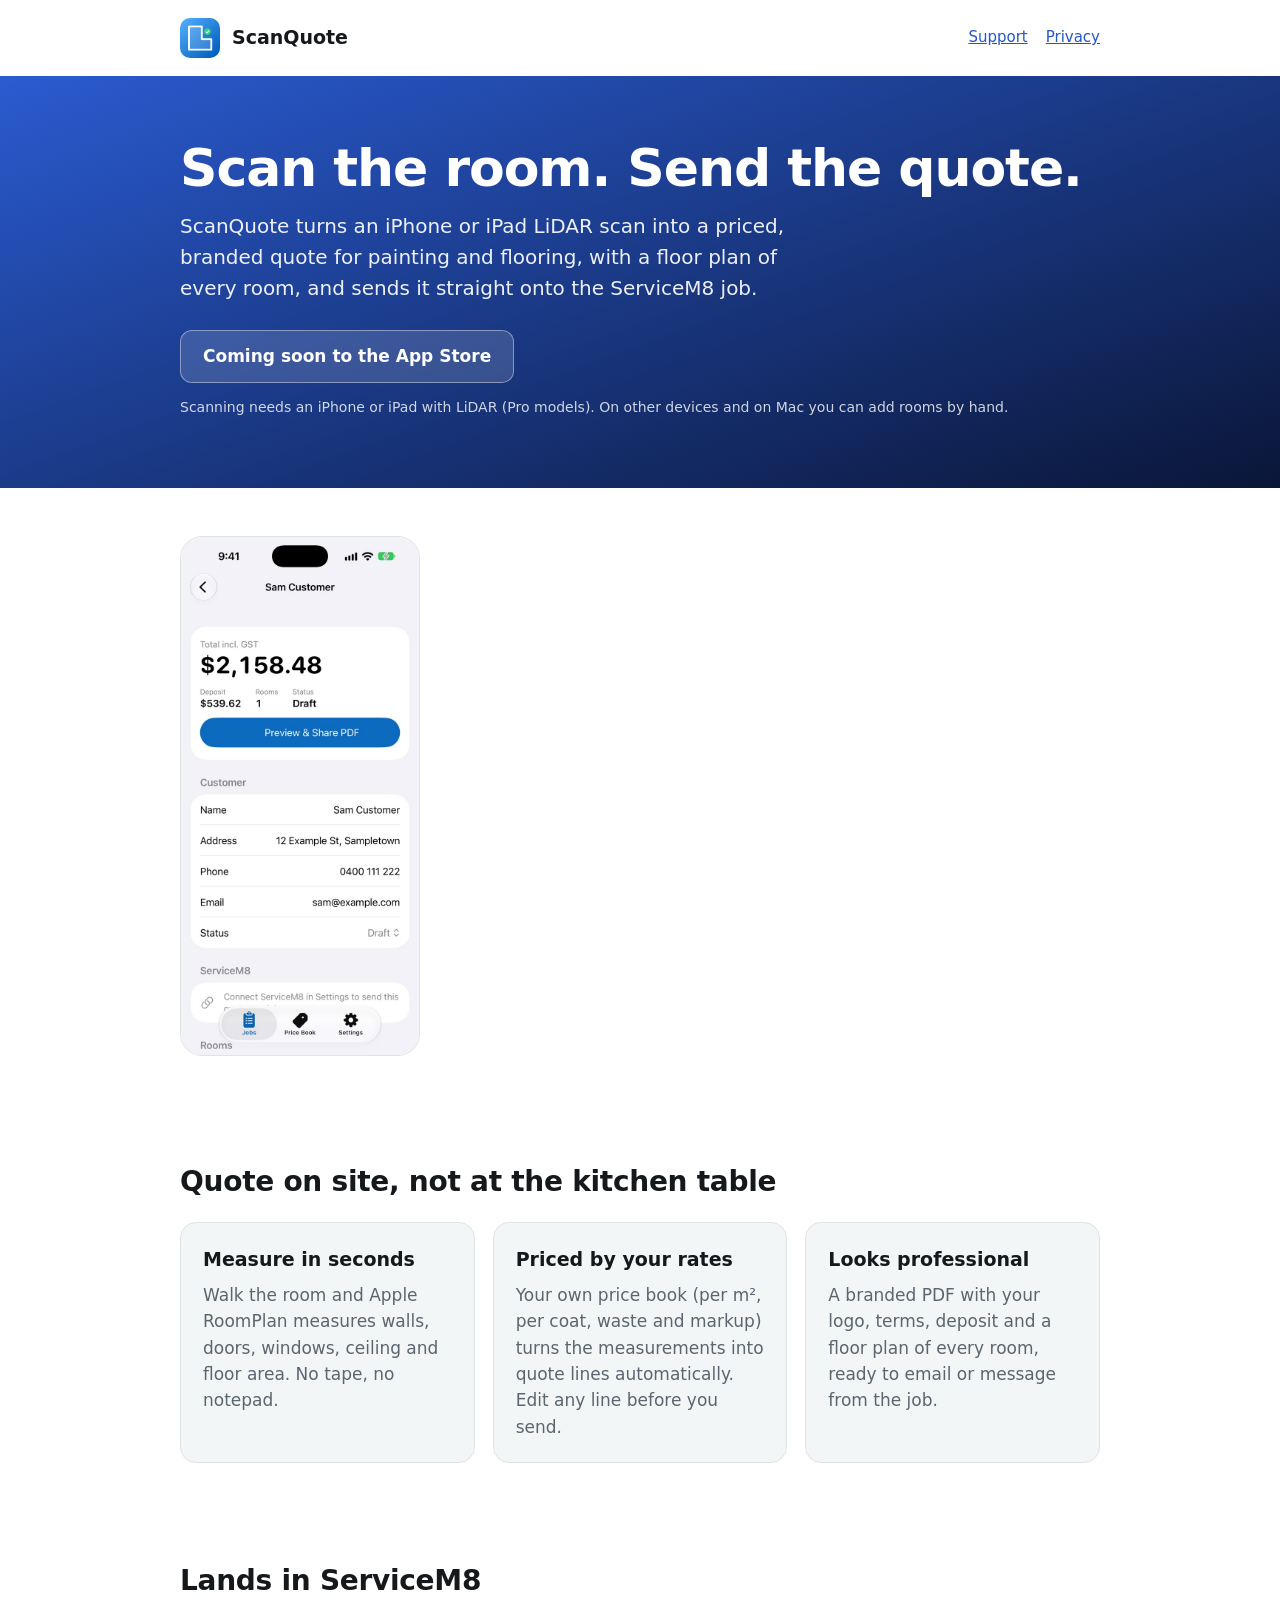
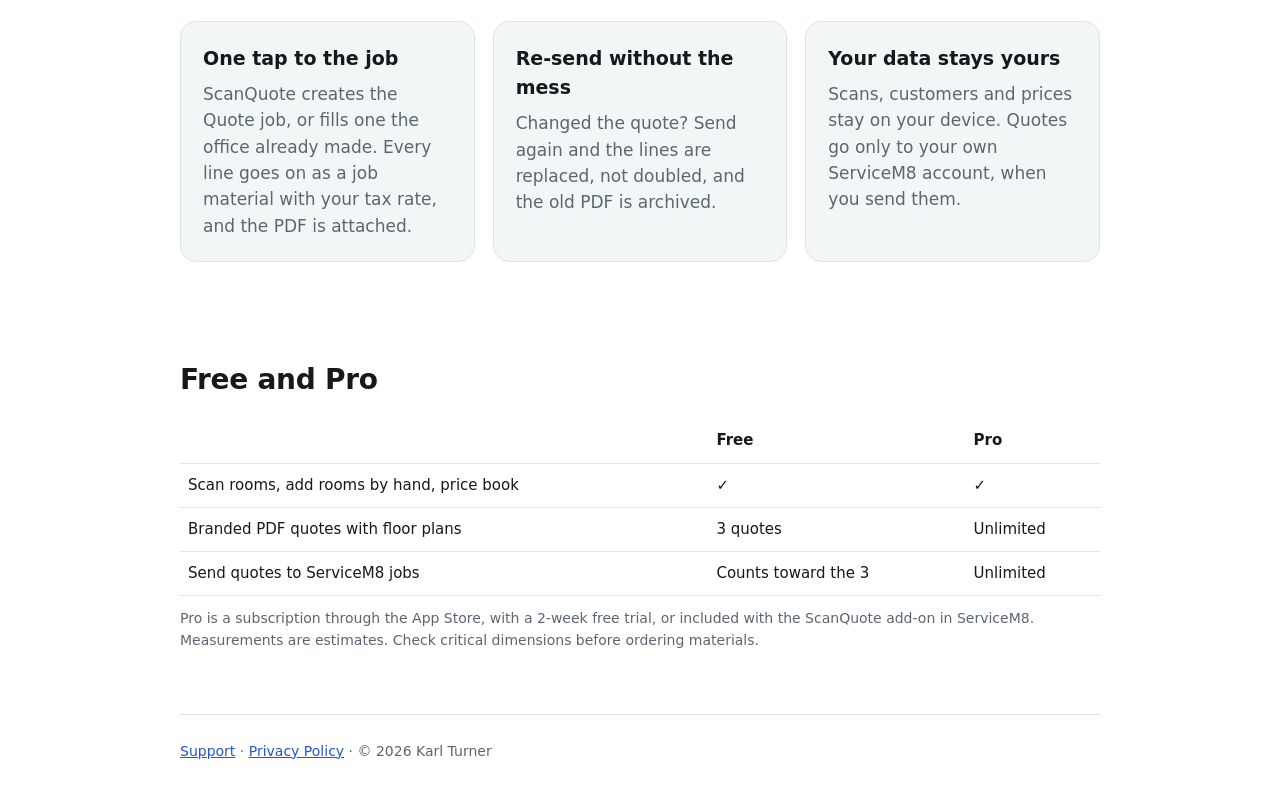
<file: index.html>
<!doctype html>
<html lang="en">
<head>
  <meta charset="utf-8">
  <meta name="viewport" content="width=device-width, initial-scale=1">
  <title>ScanQuote: LiDAR room scans to painting and flooring quotes</title>
  <meta name="description" content="Scan a room with your iPhone, get a priced, branded quote with floor plans in minutes, and send it straight onto the ServiceM8 job.">
  <link rel="icon" href="images/icon.png">
  <link rel="stylesheet" href="style.css">
</head>
<body>
  <div class="wrap">
    <header class="site">
      <img src="images/icon.png" alt="">
      <a class="brand" href="index.html">ScanQuote</a>
      <nav><a href="support.html">Support</a><a href="privacy.html">Privacy</a></nav>
    </header>
  </div>

  <div class="hero">
    <div class="wrap">
      <h1>Scan the room. Send the quote.</h1>
      <p class="lead">ScanQuote turns an iPhone or iPad LiDAR scan into a priced, branded quote for painting and flooring, with a floor plan of every room, and sends it straight onto the ServiceM8 job.</p>
      <span class="badge soon">Coming soon to the App Store</span>
      <p class="note">Scanning needs an iPhone or iPad with LiDAR (Pro models). On other devices and on Mac you can add rooms by hand.</p>
    </div>
  </div>

  <div class="wrap">
    <section>
      <div class="shots">
        <img src="images/job.jpg" alt="A job in ScanQuote with its rooms and priced quote lines">
      </div>
    </section>

    <section>
      <h2>Quote on site, not at the kitchen table</h2>
      <div class="grid">
        <div class="card"><h3>Measure in seconds</h3><p>Walk the room and Apple RoomPlan measures walls, doors, windows, ceiling and floor area. No tape, no notepad.</p></div>
        <div class="card"><h3>Priced by your rates</h3><p>Your own price book (per m², per coat, waste and markup) turns the measurements into quote lines automatically. Edit any line before you send.</p></div>
        <div class="card"><h3>Looks professional</h3><p>A branded PDF with your logo, terms, deposit and a floor plan of every room, ready to email or message from the job.</p></div>
      </div>
    </section>

    <section>
      <h2>Lands in ServiceM8</h2>
      <div class="grid">
        <div class="card"><h3>One tap to the job</h3><p>ScanQuote creates the Quote job, or fills one the office already made. Every line goes on as a job material with your tax rate, and the PDF is attached.</p></div>
        <div class="card"><h3>Re-send without the mess</h3><p>Changed the quote? Send again and the lines are replaced, not doubled, and the old PDF is archived.</p></div>
        <div class="card"><h3>Your data stays yours</h3><p>Scans, customers and prices stay on your device. Quotes go only to your own ServiceM8 account, when you send them.</p></div>
      </div>
    </section>

    <section>
      <h2>Free and Pro</h2>
      <table>
        <tr><th></th><th>Free</th><th>Pro</th></tr>
        <tr><td>Scan rooms, add rooms by hand, price book</td><td>✓</td><td>✓</td></tr>
        <tr><td>Branded PDF quotes with floor plans</td><td>3 quotes</td><td>Unlimited</td></tr>
        <tr><td>Send quotes to ServiceM8 jobs</td><td>Counts toward the 3</td><td>Unlimited</td></tr>
      </table>
      <p style="color:var(--muted);font-size:14px;margin-top:12px">Pro is a subscription through the App Store, with a 2-week free trial, or included with the ScanQuote add-on in ServiceM8. Measurements are estimates. Check critical dimensions before ordering materials.</p>
    </section>
  </div>

  <div class="wrap">
    <footer class="site">
      <a href="support.html">Support</a> · <a href="privacy.html">Privacy Policy</a> · © 2026 Karl Turner
    </footer>
  </div>
</body>
</html>
</file>
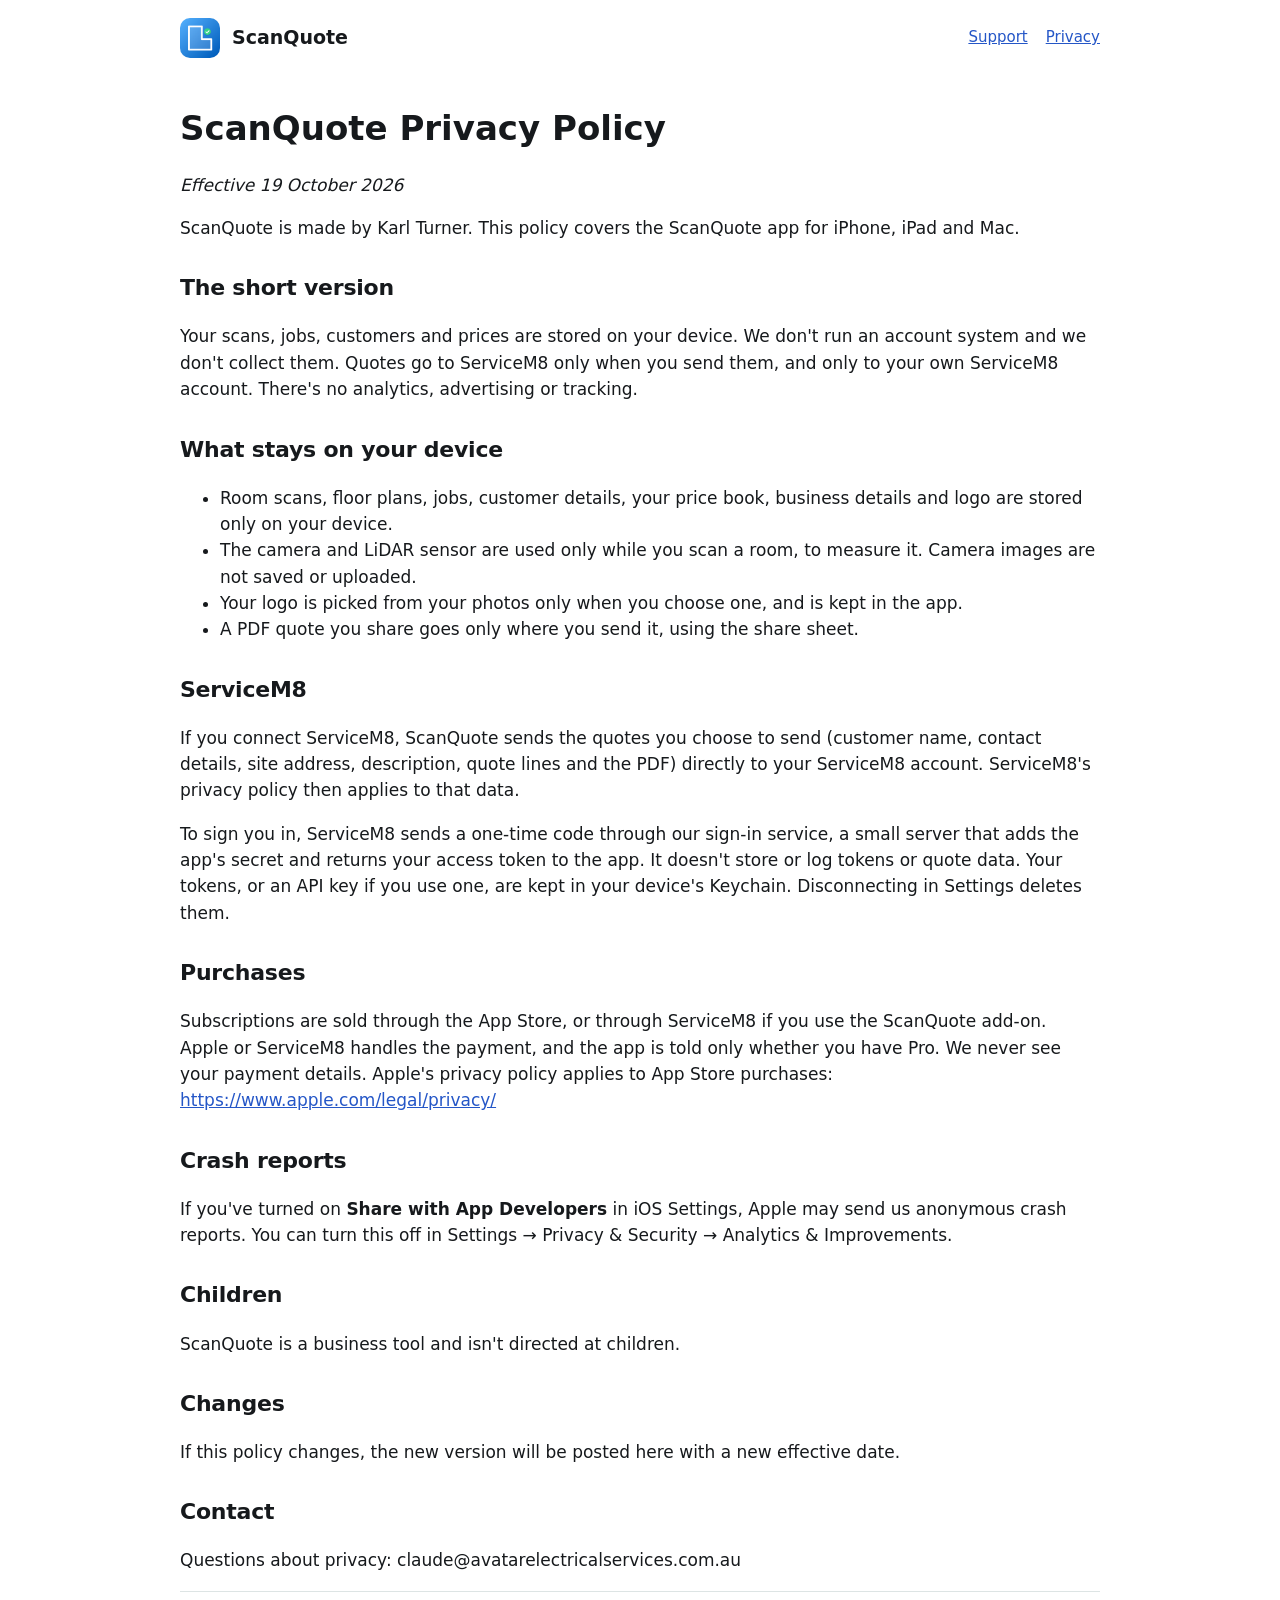
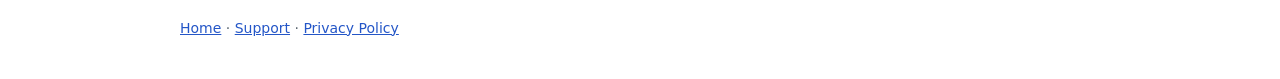
<file: privacy.html>
<!doctype html>
<html lang="en">
<head>
  <meta charset="utf-8">
  <meta name="viewport" content="width=device-width, initial-scale=1">
  <title>ScanQuote Privacy Policy</title>
  <link rel="icon" href="images/icon.png">
  <link rel="stylesheet" href="style.css">
</head>
<body>
  <div class="wrap">
    <header class="site">
      <img src="images/icon.png" alt="">
      <a class="brand" href="index.html">ScanQuote</a>
      <nav><a href="support.html">Support</a><a href="privacy.html">Privacy</a></nav>
    </header>
    <main class="doc">
      <h1>ScanQuote Privacy Policy</h1>
      <p><em>Effective 19 October 2026</em></p>
      <p>ScanQuote is made by Karl Turner. This policy covers the ScanQuote app for iPhone, iPad and Mac.</p>
      <h2>The short version</h2>
      <p>Your scans, jobs, customers and prices are stored on your device. We don't run an account system and we don't collect them. Quotes go to ServiceM8 only when you send them, and only to your own ServiceM8 account. There's no analytics, advertising or tracking.</p>
      <h2>What stays on your device</h2>
      <ul><li>Room scans, floor plans, jobs, customer details, your price book, business details and logo are stored only on your device.</li><li>The camera and LiDAR sensor are used only while you scan a room, to measure it. Camera images are not saved or uploaded.</li><li>Your logo is picked from your photos only when you choose one, and is kept in the app.</li><li>A PDF quote you share goes only where you send it, using the share sheet.</li></ul>
      <h2>ServiceM8</h2>
      <p>If you connect ServiceM8, ScanQuote sends the quotes you choose to send (customer name, contact details, site address, description, quote lines and the PDF) directly to your ServiceM8 account. ServiceM8's privacy policy then applies to that data.</p>
      <p>To sign you in, ServiceM8 sends a one-time code through our sign-in service, a small server that adds the app's secret and returns your access token to the app. It doesn't store or log tokens or quote data. Your tokens, or an API key if you use one, are kept in your device's Keychain. Disconnecting in Settings deletes them.</p>
      <h2>Purchases</h2>
      <p>Subscriptions are sold through the App Store, or through ServiceM8 if you use the ScanQuote add-on. Apple or ServiceM8 handles the payment, and the app is told only whether you have Pro. We never see your payment details. Apple's privacy policy applies to App Store purchases: <a href="https://www.apple.com/legal/privacy/">https://www.apple.com/legal/privacy/</a></p>
      <h2>Crash reports</h2>
      <p>If you've turned on <strong>Share with App Developers</strong> in iOS Settings, Apple may send us anonymous crash reports. You can turn this off in Settings → Privacy &amp; Security → Analytics &amp; Improvements.</p>
      <h2>Children</h2>
      <p>ScanQuote is a business tool and isn't directed at children.</p>
      <h2>Changes</h2>
      <p>If this policy changes, the new version will be posted here with a new effective date.</p>
      <h2>Contact</h2>
      <p>Questions about privacy: claude@avatarelectricalservices.com.au</p>
    </main>
    <footer class="site"><a href="index.html">Home</a> · <a href="support.html">Support</a> · <a href="privacy.html">Privacy Policy</a></footer>
  </div>
</body>
</html>
</file>
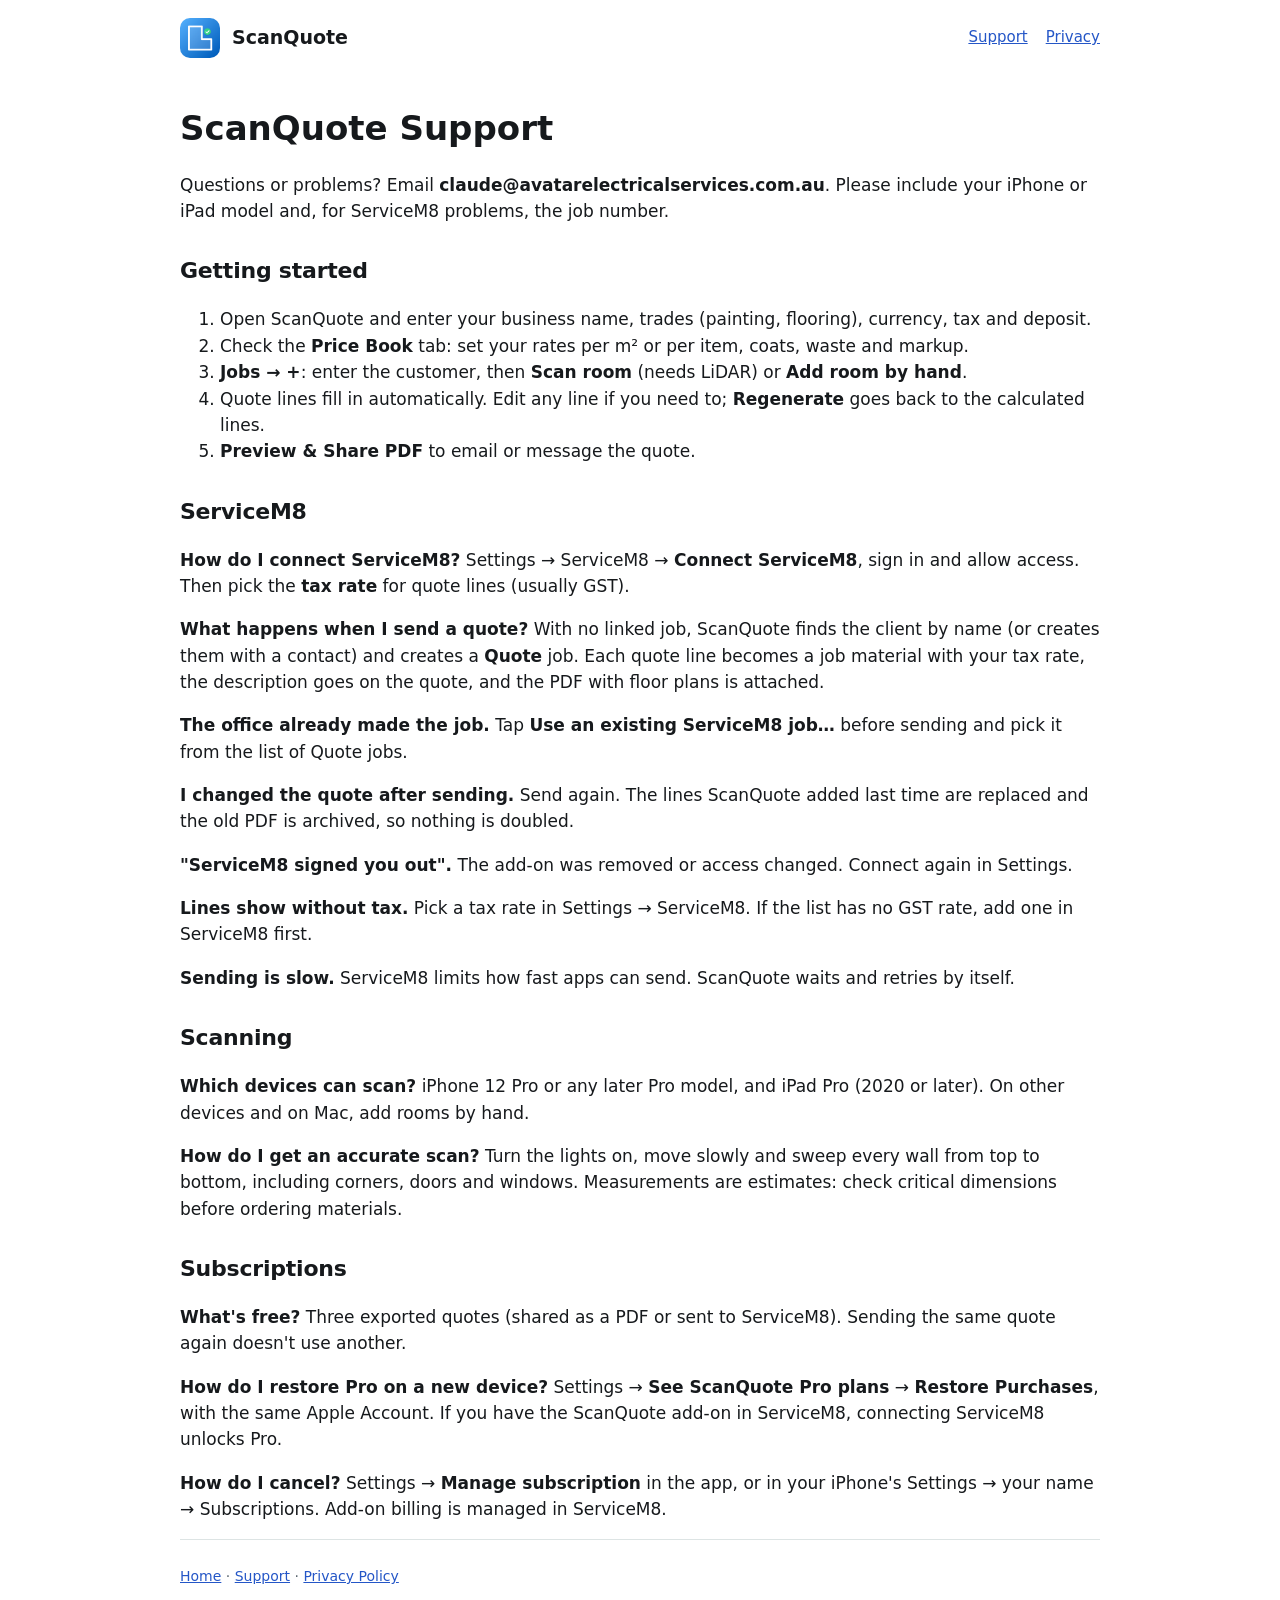
<file: support.html>
<!doctype html>
<html lang="en">
<head>
  <meta charset="utf-8">
  <meta name="viewport" content="width=device-width, initial-scale=1">
  <title>ScanQuote Support</title>
  <link rel="icon" href="images/icon.png">
  <link rel="stylesheet" href="style.css">
</head>
<body>
  <div class="wrap">
    <header class="site">
      <img src="images/icon.png" alt="">
      <a class="brand" href="index.html">ScanQuote</a>
      <nav><a href="support.html">Support</a><a href="privacy.html">Privacy</a></nav>
    </header>
    <main class="doc">
      <h1>ScanQuote Support</h1>
      <p>Questions or problems? Email <strong>claude@avatarelectricalservices.com.au</strong>. Please include your iPhone or iPad model and, for ServiceM8 problems, the job number.</p>
      <h2>Getting started</h2>
      <ol>
        <li>Open ScanQuote and enter your business name, trades (painting, flooring), currency, tax and deposit.</li>
        <li>Check the <strong>Price Book</strong> tab: set your rates per m² or per item, coats, waste and markup.</li>
        <li><strong>Jobs → +</strong>: enter the customer, then <strong>Scan room</strong> (needs LiDAR) or <strong>Add room by hand</strong>.</li>
        <li>Quote lines fill in automatically. Edit any line if you need to; <strong>Regenerate</strong> goes back to the calculated lines.</li>
        <li><strong>Preview &amp; Share PDF</strong> to email or message the quote.</li>
      </ol>
      <h2>ServiceM8</h2>
      <p><strong>How do I connect ServiceM8?</strong> Settings → ServiceM8 → <strong>Connect ServiceM8</strong>, sign in and allow access. Then pick the <strong>tax rate</strong> for quote lines (usually GST).</p>
      <p><strong>What happens when I send a quote?</strong> With no linked job, ScanQuote finds the client by name (or creates them with a contact) and creates a <strong>Quote</strong> job. Each quote line becomes a job material with your tax rate, the description goes on the quote, and the PDF with floor plans is attached.</p>
      <p><strong>The office already made the job.</strong> Tap <strong>Use an existing ServiceM8 job…</strong> before sending and pick it from the list of Quote jobs.</p>
      <p><strong>I changed the quote after sending.</strong> Send again. The lines ScanQuote added last time are replaced and the old PDF is archived, so nothing is doubled.</p>
      <p><strong>"ServiceM8 signed you out".</strong> The add-on was removed or access changed. Connect again in Settings.</p>
      <p><strong>Lines show without tax.</strong> Pick a tax rate in Settings → ServiceM8. If the list has no GST rate, add one in ServiceM8 first.</p>
      <p><strong>Sending is slow.</strong> ServiceM8 limits how fast apps can send. ScanQuote waits and retries by itself.</p>
      <h2>Scanning</h2>
      <p><strong>Which devices can scan?</strong> iPhone 12 Pro or any later Pro model, and iPad Pro (2020 or later). On other devices and on Mac, add rooms by hand.</p>
      <p><strong>How do I get an accurate scan?</strong> Turn the lights on, move slowly and sweep every wall from top to bottom, including corners, doors and windows. Measurements are estimates: check critical dimensions before ordering materials.</p>
      <h2>Subscriptions</h2>
      <p><strong>What's free?</strong> Three exported quotes (shared as a PDF or sent to ServiceM8). Sending the same quote again doesn't use another.</p>
      <p><strong>How do I restore Pro on a new device?</strong> Settings → <strong>See ScanQuote Pro plans</strong> → <strong>Restore Purchases</strong>, with the same Apple Account. If you have the ScanQuote add-on in ServiceM8, connecting ServiceM8 unlocks Pro.</p>
      <p><strong>How do I cancel?</strong> Settings → <strong>Manage subscription</strong> in the app, or in your iPhone's Settings → your name → Subscriptions. Add-on billing is managed in ServiceM8.</p>
    </main>
    <footer class="site"><a href="index.html">Home</a> · <a href="support.html">Support</a> · <a href="privacy.html">Privacy Policy</a></footer>
  </div>
</body>
</html>
</file>
<file: style.css>
:root {
  --teal: #2456c7;
  --teal-dark: #0d1f4a;
  --ink: #16191c;
  --muted: #5b6670;
  --bg: #ffffff;
  --card: #f3f6f6;
  --line: #dde4e4;
}
@media (prefers-color-scheme: dark) {
  :root { --ink: #eef2f2; --muted: #a9b5b8; --bg: #0d1214; --card: #172024; --line: #26343a; --teal: #7aa2ff; }
}
* { box-sizing: border-box; }
body { margin: 0; font: 17px/1.55 -apple-system, BlinkMacSystemFont, "Segoe UI", system-ui, sans-serif; color: var(--ink); background: var(--bg); }
a { color: var(--teal); }
.wrap { max-width: 960px; margin: 0 auto; padding: 0 20px; }
header.site { display: flex; align-items: center; gap: 12px; padding: 18px 0; }
header.site img { width: 40px; height: 40px; border-radius: 10px; }
header.site a.brand { color: var(--ink); text-decoration: none; font-weight: 700; font-size: 19px; }
header.site nav { margin-left: auto; display: flex; gap: 18px; font-size: 15px; }
.hero { background: linear-gradient(160deg, #2a5bd0, #0a1638); color: #fff; padding: 64px 0 56px; }
.hero h1 { font-size: clamp(32px, 6vw, 52px); line-height: 1.1; margin: 0 0 14px; letter-spacing: -0.02em; }
.hero p.lead { font-size: 20px; max-width: 620px; opacity: 0.92; margin: 0 0 26px; }
.badge { display: inline-block; background: #fff; color: #0d1f4a; padding: 12px 22px; border-radius: 12px; font-weight: 700; text-decoration: none; }
.badge.soon { background: rgba(255,255,255,0.14); color: #fff; border: 1px solid rgba(255,255,255,0.4); }
.note { font-size: 14px; opacity: 0.8; margin-top: 14px; }
section { padding: 48px 0; }
h2 { font-size: 28px; margin: 0 0 18px; letter-spacing: -0.01em; }
.grid { display: grid; grid-template-columns: repeat(auto-fit, minmax(260px, 1fr)); gap: 18px; }
.card { background: var(--card); border: 1px solid var(--line); border-radius: 16px; padding: 22px; }
.card h3 { margin: 0 0 8px; font-size: 19px; }
.card p, .card li { color: var(--muted); margin: 0; }
.card ul { padding-left: 18px; margin: 0; }
.shots { display: flex; gap: 16px; overflow-x: auto; padding-bottom: 8px; }
.shots img { height: 520px; border-radius: 22px; border: 1px solid var(--line); }
table { border-collapse: collapse; width: 100%; font-size: 15px; }
th, td { text-align: left; padding: 10px 8px; border-bottom: 1px solid var(--line); vertical-align: top; }
th { font-weight: 600; }
footer.site { border-top: 1px solid var(--line); padding: 26px 0 40px; color: var(--muted); font-size: 14px; }
.doc h1 { font-size: 34px; margin: 26px 0 6px; }
.doc h2 { font-size: 22px; margin-top: 30px; }
.doc .effective { color: var(--muted); }
details { border-bottom: 1px solid var(--line); padding: 12px 0; }
summary { font-weight: 600; cursor: pointer; }
</file>
